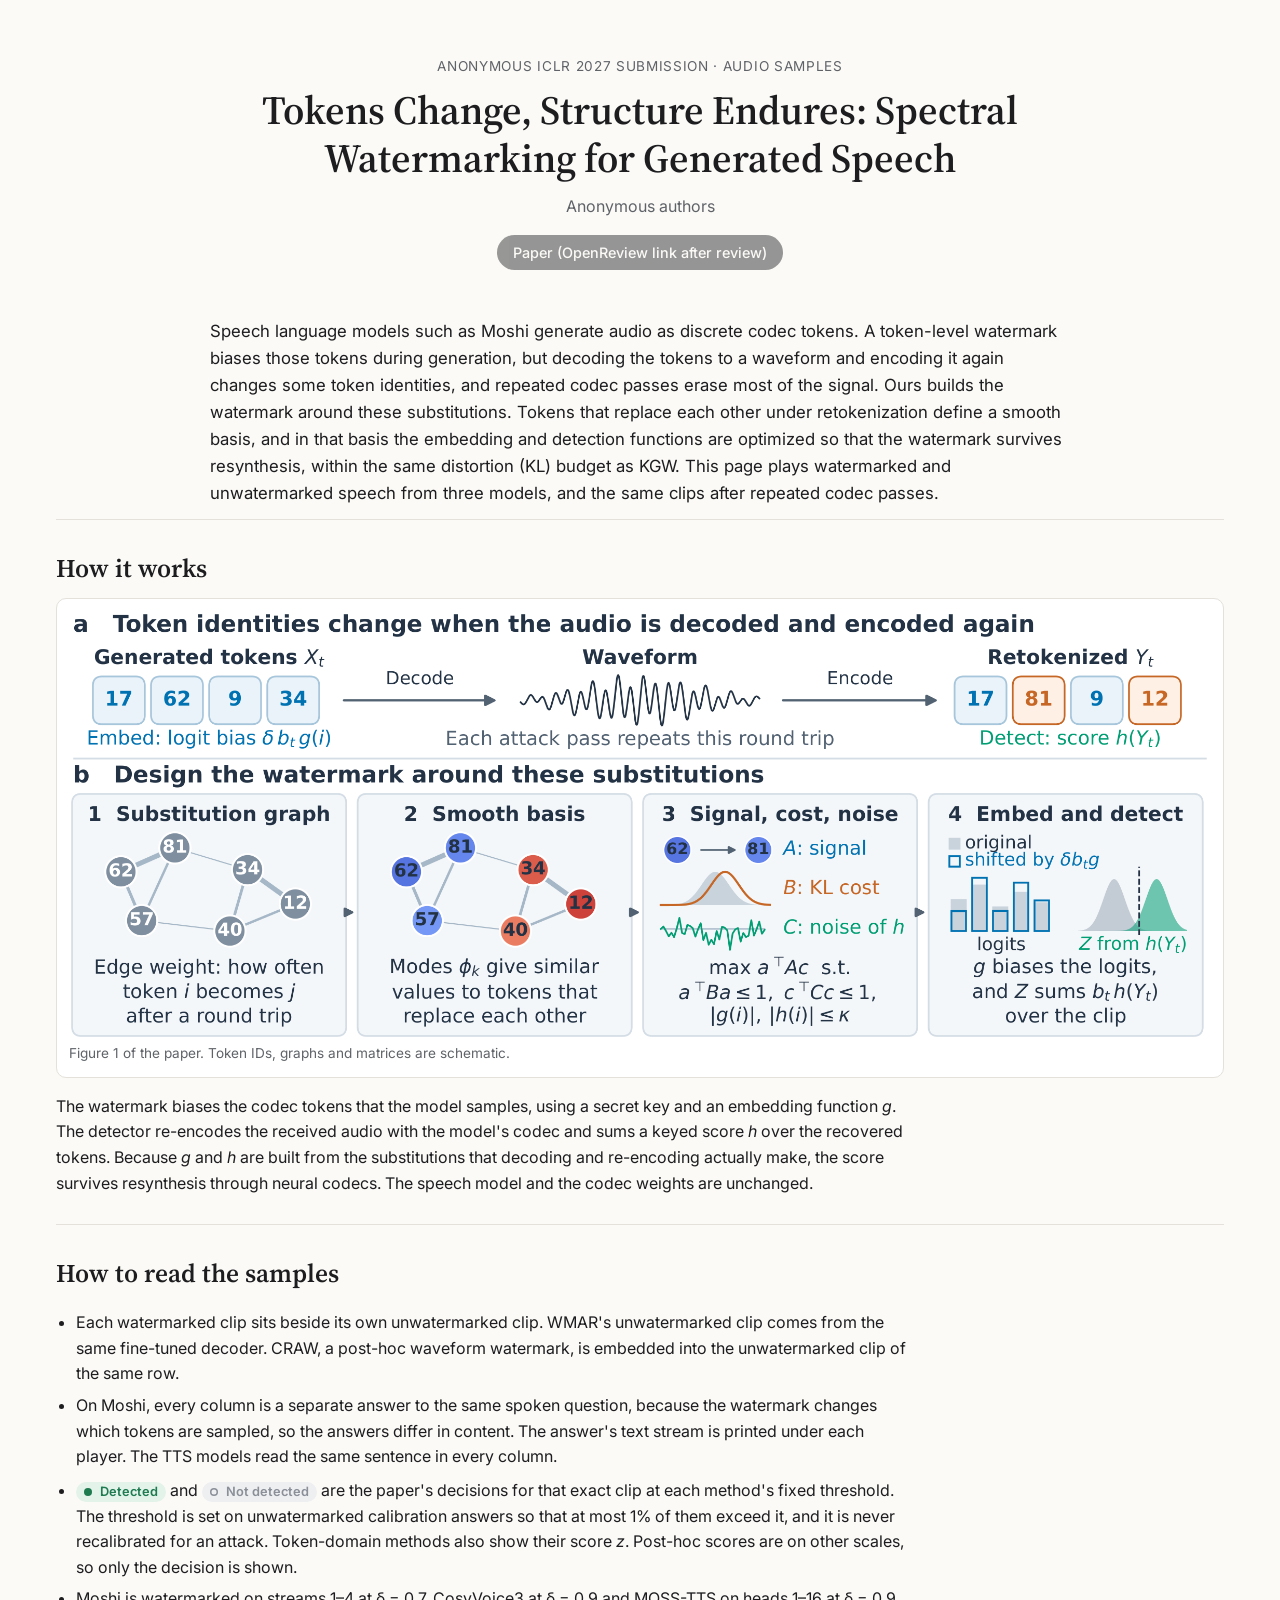
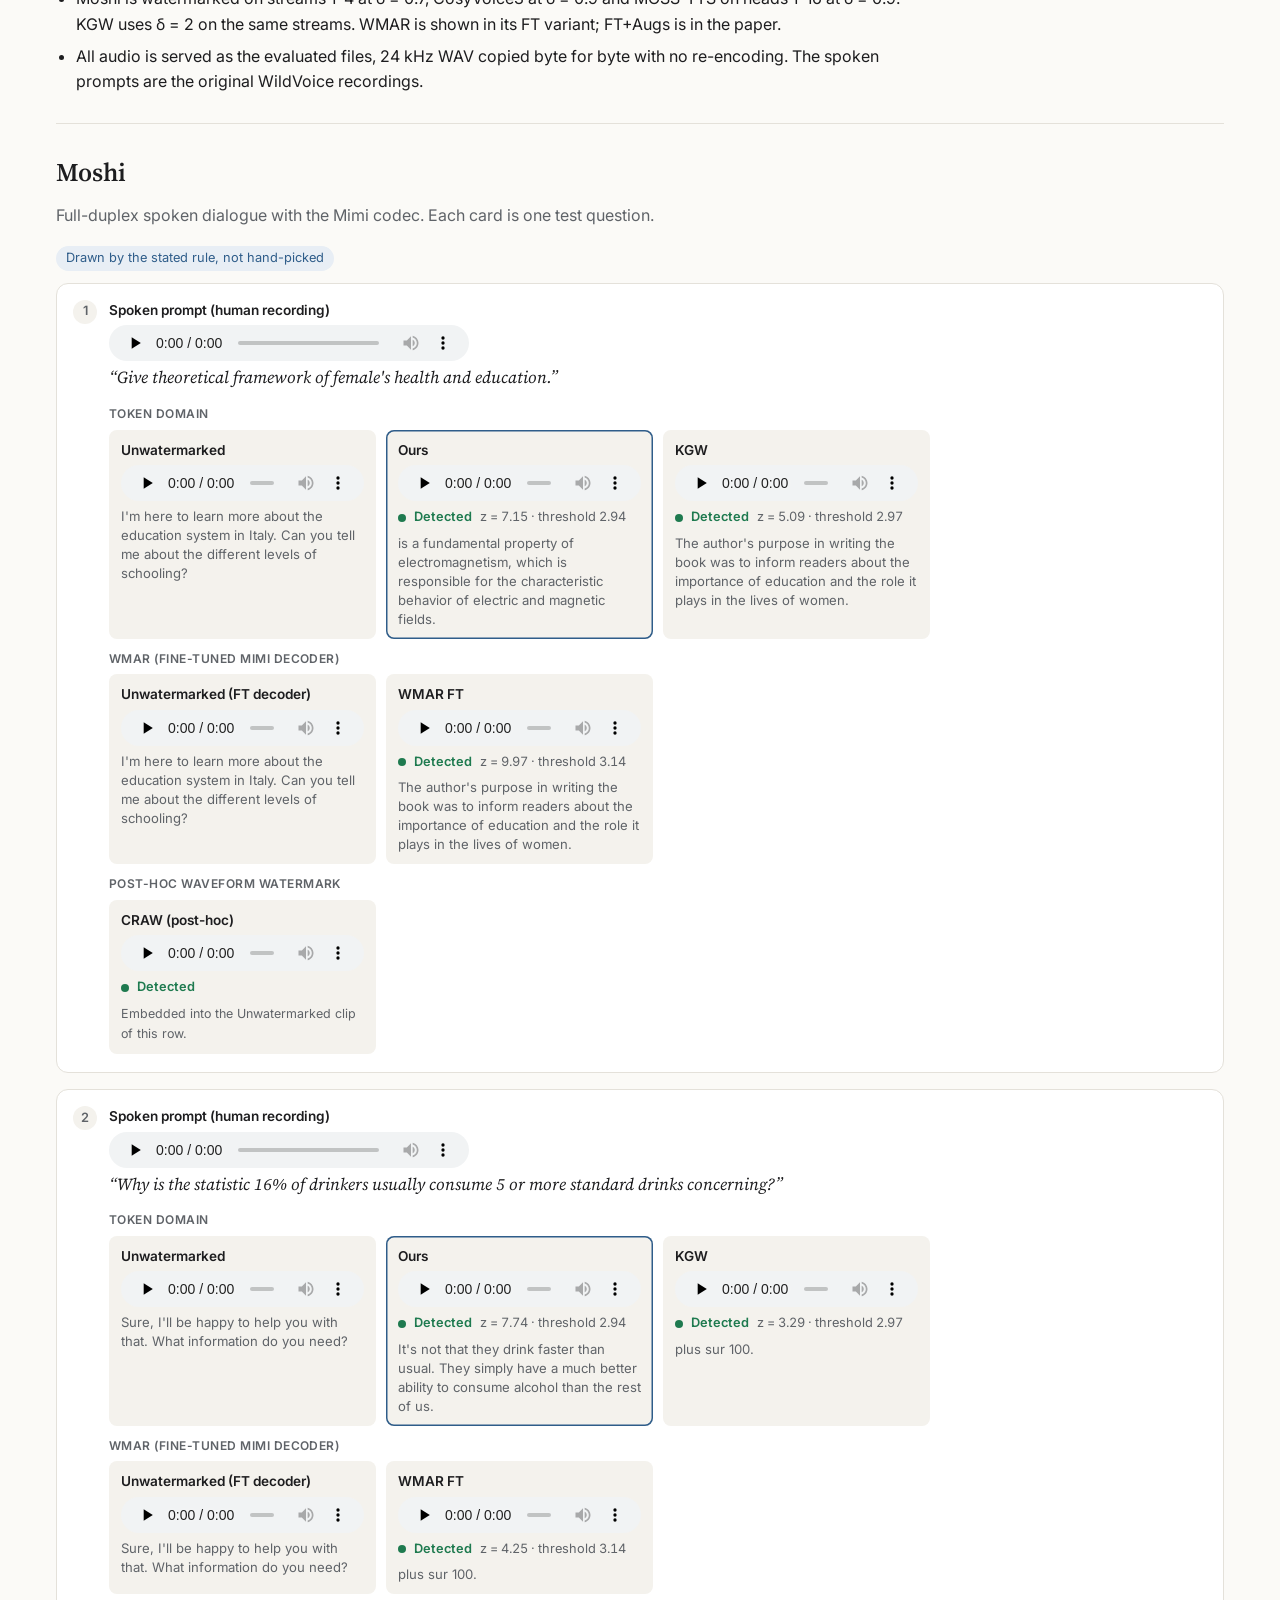
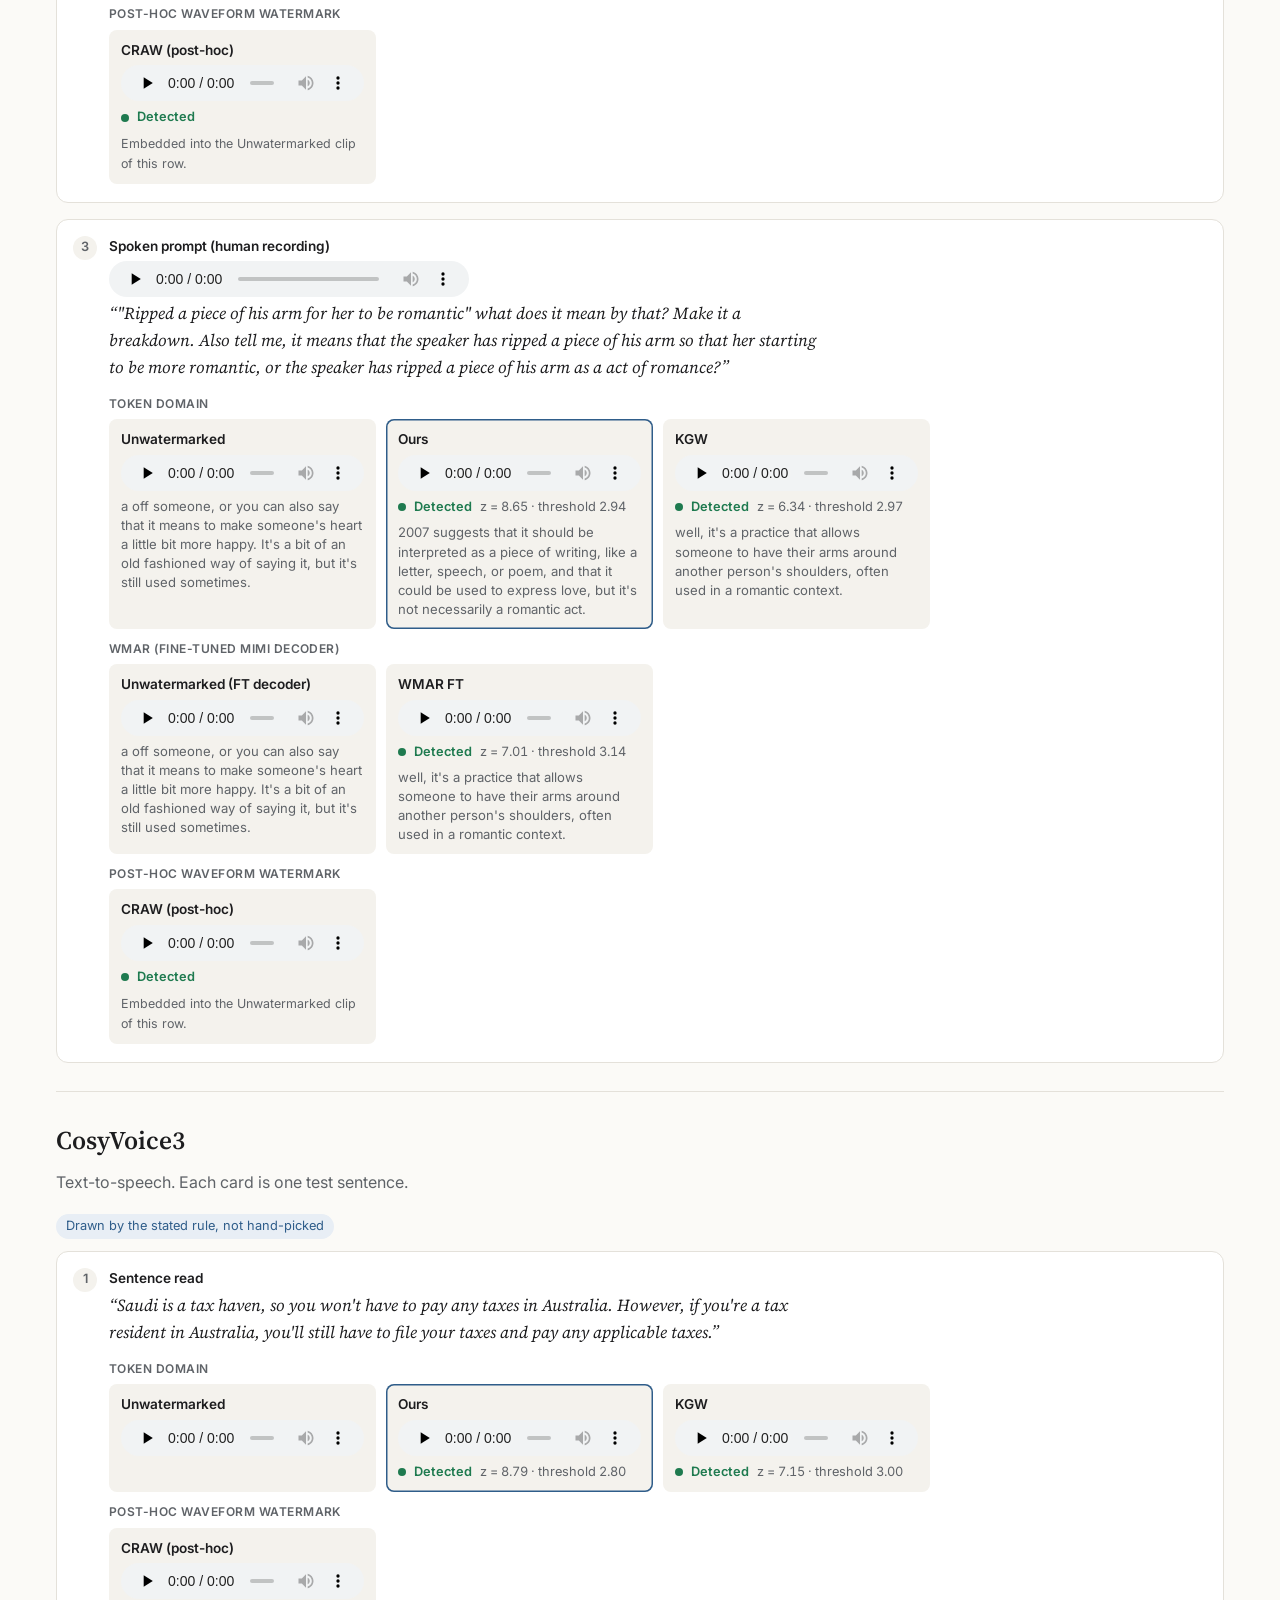
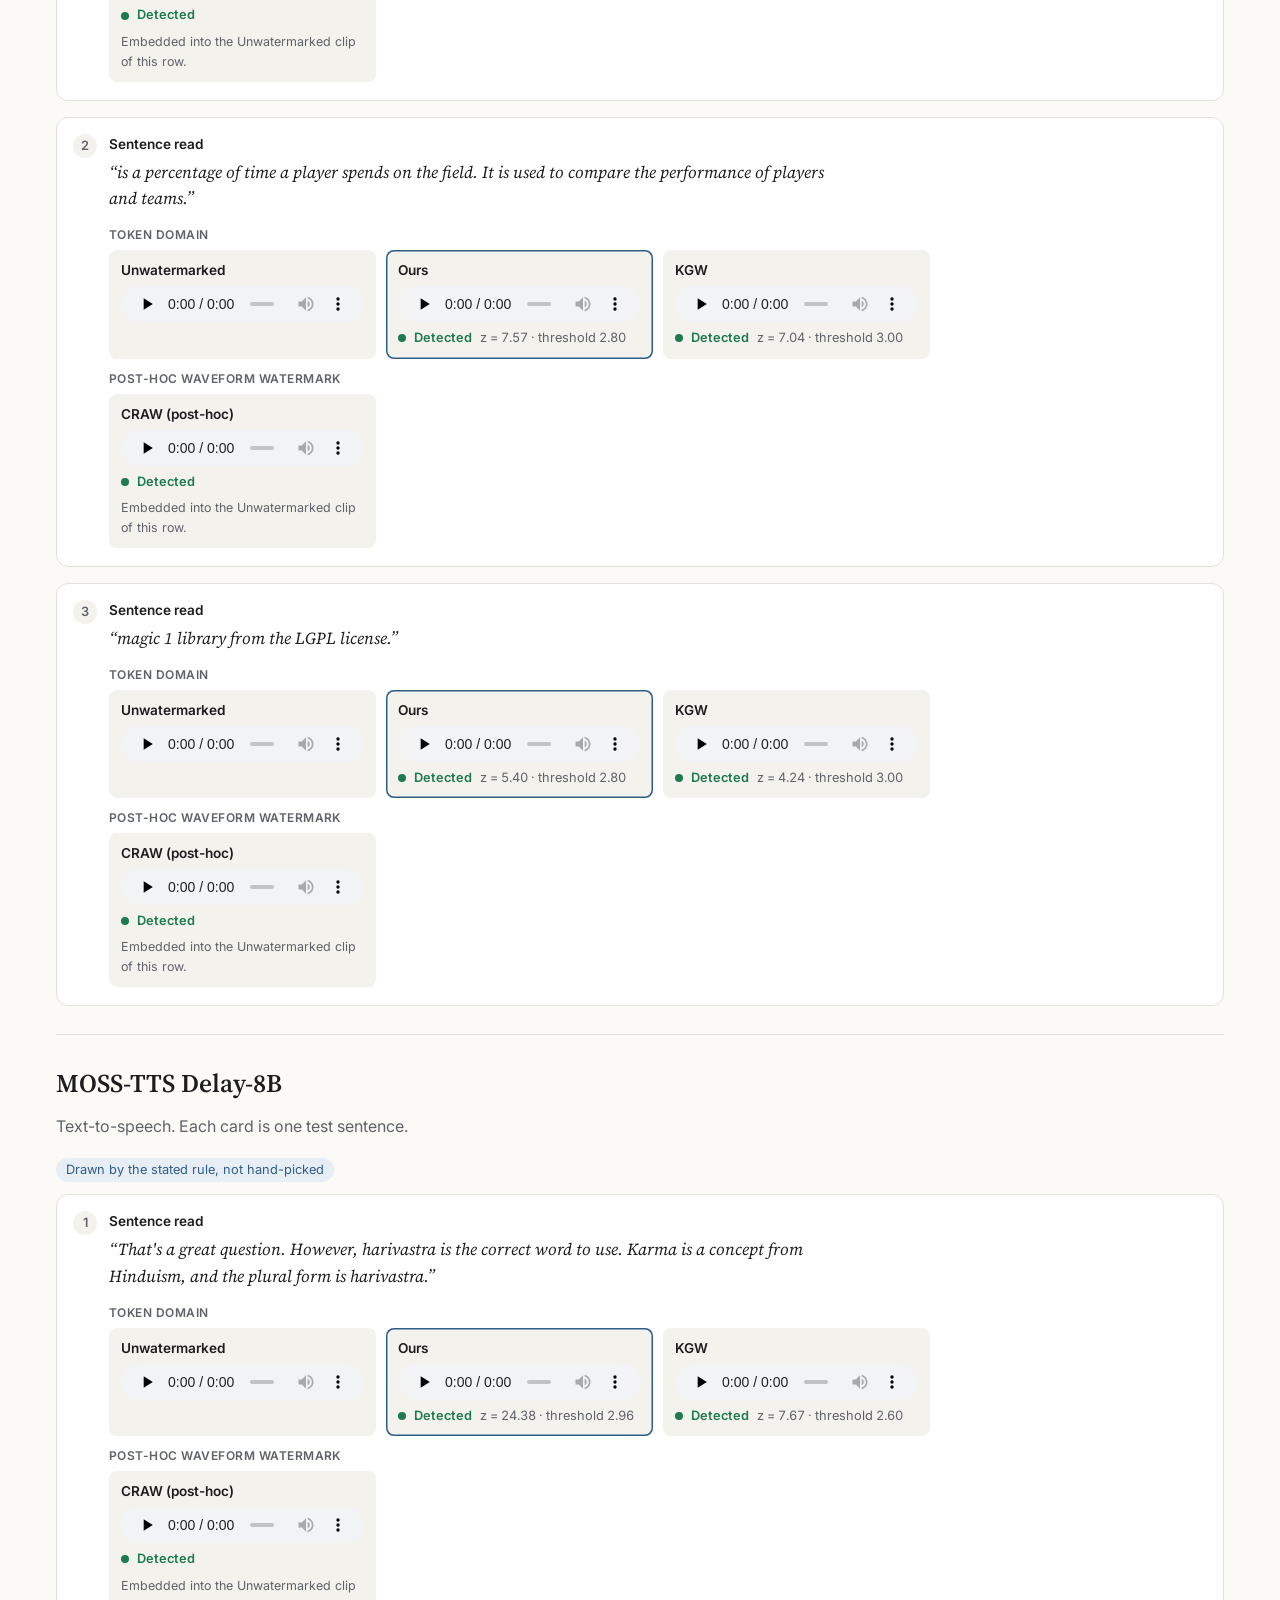
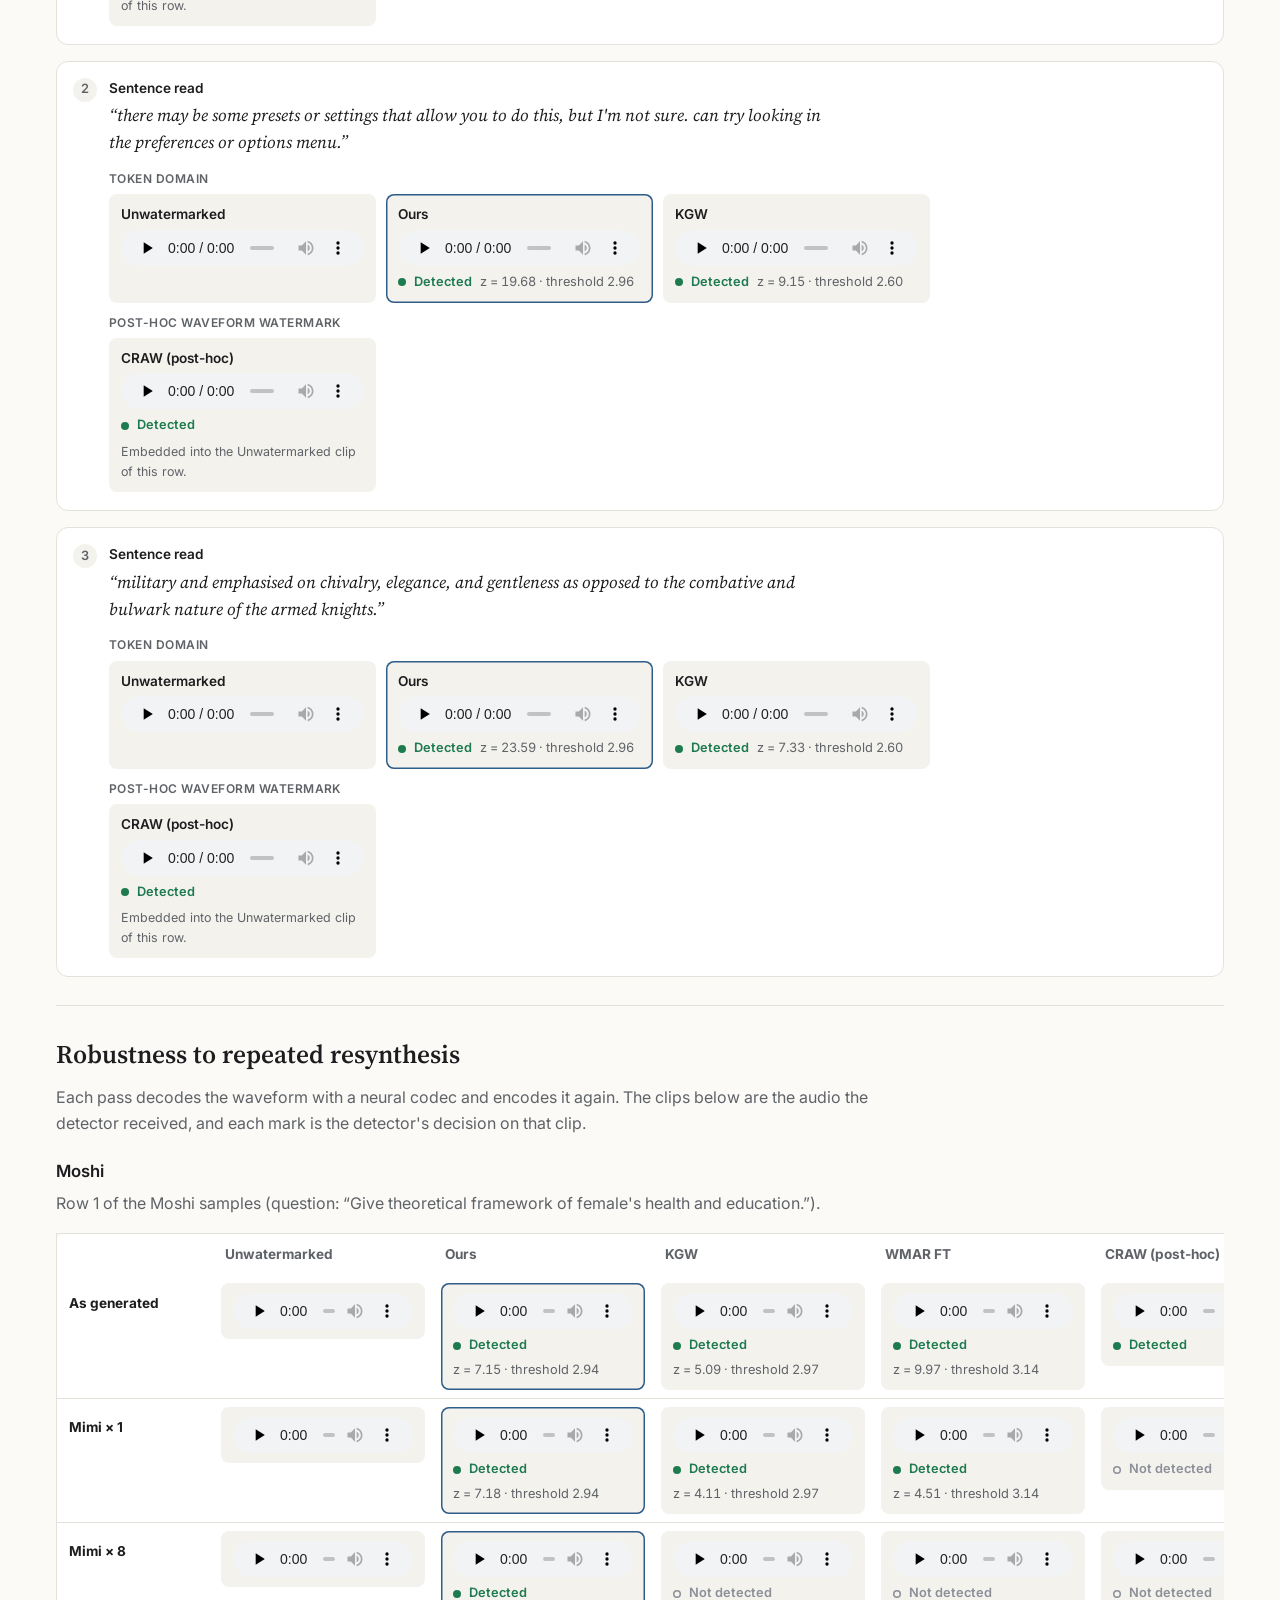
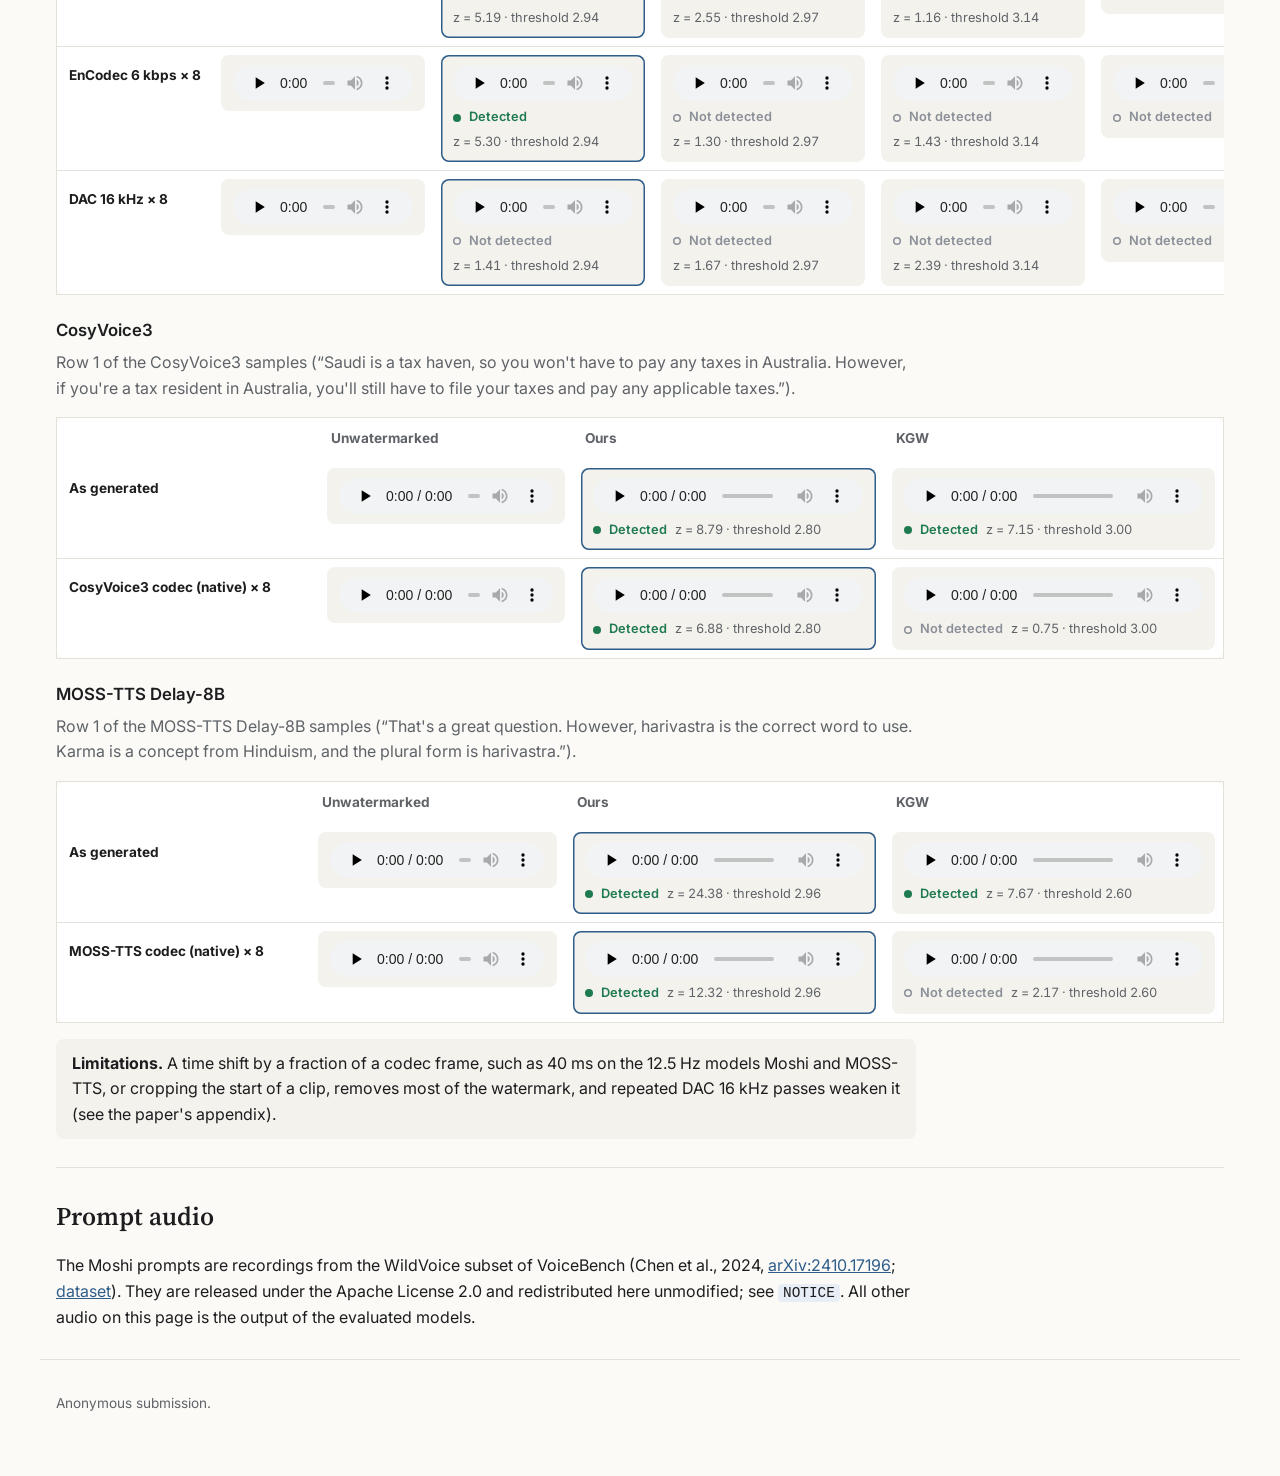
<file: index.html>
<!DOCTYPE html>
<html lang="en">
<head>
<meta charset="utf-8">
<meta name="viewport" content="width=device-width, initial-scale=1">
<title>Ours Audio Samples</title>
<meta name="description" content="Audio samples for an anonymous ICLR 2027 submission on token-level watermarking for generated speech.">
<link rel="preconnect" href="https://fonts.googleapis.com">
<link href="https://fonts.googleapis.com/css2?family=Source+Serif+4:opsz,wght@8..60,400;8..60,600&family=Inter:wght@400;500;600&display=swap" rel="stylesheet">
<link rel="stylesheet" href="style.css">
</head>
<body>
<header class="hero">
  <p class="venue">Anonymous ICLR 2027 submission · audio samples</p>
  <h1>Tokens Change, Structure Endures: Spectral Watermarking for Generated Speech</h1>
  <p class="authors">Anonymous authors</p>
  <nav class="links"><span class="btn disabled">Paper (OpenReview link after review)</span></nav>
</header>

<main>
<section id="summary">
  <p class="summary">Speech language models such as Moshi generate audio as discrete codec tokens. A token-level watermark
  biases those tokens during generation, but decoding the tokens to a waveform and encoding it again changes some token
  identities, and repeated codec passes erase most of the signal. Ours builds the watermark around these
  substitutions. Tokens that replace each other under retokenization define a smooth basis, and in that basis the embedding
  and detection functions are optimized so that the watermark survives resynthesis, within the same distortion (KL) budget as KGW.
  This page plays watermarked and unwatermarked speech from three models, and the same clips after repeated codec passes.</p>
</section>

<section id="how">
  <h2>How it works</h2>
  <figure class="fig">
    <img src="assets/overview.png" alt="Figure 1 of the paper. (a) Decoding generated tokens and encoding the audio again changes some of them. (b) Substitutions define a graph; its smoothest modes form a basis; signal, cost and noise are measured in it; the solved functions g and h embed and detect the watermark." width="2200" height="820">
    <figcaption>Figure 1 of the paper. Token IDs, graphs and matrices are schematic.</figcaption>
  </figure>
  <p>The watermark biases the codec tokens that the model samples, using a secret key and an embedding function <i>g</i>. The
  detector re-encodes the received audio with the model's codec and sums a keyed score <i>h</i> over the recovered tokens.
  Because <i>g</i> and <i>h</i> are built from the substitutions that decoding and re-encoding actually make, the score
  survives resynthesis through neural codecs. The speech model and the codec weights are unchanged.</p>
</section>

<section id="listen">
  <h2>How to read the samples</h2>
  <ul class="notes">
    <li>Each watermarked clip sits beside its own unwatermarked clip. WMAR's unwatermarked clip comes from the same
      fine-tuned decoder. CRAW, a post-hoc waveform watermark, is embedded into the unwatermarked clip of the same row.</li>
    <li>On Moshi, every column is a separate answer to the same spoken question, because the watermark changes which tokens
      are sampled, so the answers differ in content. The answer's text stream is printed under each player. The TTS models
      read the same sentence in every column.</li>
    <li><span class="mark yes inline"><span class="dot"></span>Detected</span> and
      <span class="mark no inline"><span class="dot"></span>Not detected</span> are the paper's decisions for that exact
      clip at each method's fixed threshold. The threshold is set on unwatermarked calibration answers so that at most 1% of
      them exceed it, and it is never recalibrated for an attack. Token-domain methods also show their score <i>z</i>.
      Post-hoc scores are on other scales, so only the decision is shown.</li>
    <li>Moshi is watermarked on streams 1–4 at δ = 0.7, CosyVoice3 at δ = 0.9 and MOSS-TTS on heads 1–16 at δ = 0.9. KGW
      uses δ = 2 on the same streams. WMAR is shown in its FT variant; FT+Augs is in the paper.</li>
    <li>All audio is served as the evaluated files, 24 kHz WAV copied byte for byte with no re-encoding. The spoken prompts
      are the original WildVoice recordings.</li>
  </ul>
</section>

<section id="moshi">
  <h2>Moshi</h2>
  <p class="lede">Full-duplex spoken dialogue with the Mimi codec. Each card is one test question.</p>
  <span class="pick">Drawn by the stated rule, not hand-picked</span><article class="card"><div class="rowno">1</div><div class="prompt"><div class="lab">Spoken prompt (human recording)</div><audio controls preload="none" src="audio/prompts/wildvoice_0955.wav"></audio><p class="q">“Give theoretical framework of female&#x27;s health and education.”</p></div><div class="group"><div class="gname">Token domain</div><div class="tiles"><div class="tile null"><div class="lab">Unwatermarked</div><audio controls preload="none" src="audio/moshi/wildvoice_0955/clean/null.wav"></audio><p class="said">I&#x27;m here to learn more about the education system in Italy. Can you tell me about the different levels of schooling?</p></div><div class="tile ours"><div class="lab">Ours</div><audio controls preload="none" src="audio/moshi/wildvoice_0955/clean/ours.wav"></audio><div class="mark yes"><span class="dot"></span>Detected<span class="z">z = 7.15 · threshold 2.94</span></div><p class="said">is a fundamental property of electromagnetism, which is responsible for the characteristic behavior of electric and magnetic fields.</p></div><div class="tile kgw"><div class="lab">KGW</div><audio controls preload="none" src="audio/moshi/wildvoice_0955/clean/kgw.wav"></audio><div class="mark yes"><span class="dot"></span>Detected<span class="z">z = 5.09 · threshold 2.97</span></div><p class="said">The author&#x27;s purpose in writing the book was to inform readers about the importance of education and the role it plays in the lives of women.</p></div></div></div><div class="group"><div class="gname">WMAR (fine-tuned Mimi decoder)</div><div class="tiles"><div class="tile null_wmar"><div class="lab">Unwatermarked (FT decoder)</div><audio controls preload="none" src="audio/moshi/wildvoice_0955/clean/null_wmar.wav"></audio><p class="said">I&#x27;m here to learn more about the education system in Italy. Can you tell me about the different levels of schooling?</p></div><div class="tile wmar"><div class="lab">WMAR FT</div><audio controls preload="none" src="audio/moshi/wildvoice_0955/clean/wmar.wav"></audio><div class="mark yes"><span class="dot"></span>Detected<span class="z">z = 9.97 · threshold 3.14</span></div><p class="said">The author&#x27;s purpose in writing the book was to inform readers about the importance of education and the role it plays in the lives of women.</p></div></div></div><div class="group"><div class="gname">Post-hoc waveform watermark</div><div class="tiles"><div class="tile craw"><div class="lab">CRAW (post-hoc)</div><audio controls preload="none" src="audio/moshi/wildvoice_0955/clean/craw.wav"></audio><div class="mark yes"><span class="dot"></span>Detected</div><p class="note">Embedded into the Unwatermarked clip of this row.</p></div></div></div></article><article class="card"><div class="rowno">2</div><div class="prompt"><div class="lab">Spoken prompt (human recording)</div><audio controls preload="none" src="audio/prompts/wildvoice_0866.wav"></audio><p class="q">“Why is the statistic 16% of drinkers usually consume 5 or more standard drinks concerning?”</p></div><div class="group"><div class="gname">Token domain</div><div class="tiles"><div class="tile null"><div class="lab">Unwatermarked</div><audio controls preload="none" src="audio/moshi/wildvoice_0866/clean/null.wav"></audio><p class="said">Sure, I&#x27;ll be happy to help you with that. What information do you need?</p></div><div class="tile ours"><div class="lab">Ours</div><audio controls preload="none" src="audio/moshi/wildvoice_0866/clean/ours.wav"></audio><div class="mark yes"><span class="dot"></span>Detected<span class="z">z = 7.74 · threshold 2.94</span></div><p class="said">It&#x27;s not that they drink faster than usual. They simply have a much better ability to consume alcohol than the rest of us.</p></div><div class="tile kgw"><div class="lab">KGW</div><audio controls preload="none" src="audio/moshi/wildvoice_0866/clean/kgw.wav"></audio><div class="mark yes"><span class="dot"></span>Detected<span class="z">z = 3.29 · threshold 2.97</span></div><p class="said">plus sur 100.</p></div></div></div><div class="group"><div class="gname">WMAR (fine-tuned Mimi decoder)</div><div class="tiles"><div class="tile null_wmar"><div class="lab">Unwatermarked (FT decoder)</div><audio controls preload="none" src="audio/moshi/wildvoice_0866/clean/null_wmar.wav"></audio><p class="said">Sure, I&#x27;ll be happy to help you with that. What information do you need?</p></div><div class="tile wmar"><div class="lab">WMAR FT</div><audio controls preload="none" src="audio/moshi/wildvoice_0866/clean/wmar.wav"></audio><div class="mark yes"><span class="dot"></span>Detected<span class="z">z = 4.25 · threshold 3.14</span></div><p class="said">plus sur 100.</p></div></div></div><div class="group"><div class="gname">Post-hoc waveform watermark</div><div class="tiles"><div class="tile craw"><div class="lab">CRAW (post-hoc)</div><audio controls preload="none" src="audio/moshi/wildvoice_0866/clean/craw.wav"></audio><div class="mark yes"><span class="dot"></span>Detected</div><p class="note">Embedded into the Unwatermarked clip of this row.</p></div></div></div></article><article class="card"><div class="rowno">3</div><div class="prompt"><div class="lab">Spoken prompt (human recording)</div><audio controls preload="none" src="audio/prompts/wildvoice_0988.wav"></audio><p class="q">“&quot;Ripped a piece of his arm for her to be romantic&quot; what does it mean by that? Make it a breakdown. Also tell me, it means that the speaker has ripped a piece of his arm so that her starting to be more romantic, or the speaker has ripped a piece of his arm as a act of romance?”</p></div><div class="group"><div class="gname">Token domain</div><div class="tiles"><div class="tile null"><div class="lab">Unwatermarked</div><audio controls preload="none" src="audio/moshi/wildvoice_0988/clean/null.wav"></audio><p class="said">a off someone, or you can also say that it means to make someone&#x27;s heart a little bit more happy. It&#x27;s a bit of an old fashioned way of saying it, but it&#x27;s still used sometimes.</p></div><div class="tile ours"><div class="lab">Ours</div><audio controls preload="none" src="audio/moshi/wildvoice_0988/clean/ours.wav"></audio><div class="mark yes"><span class="dot"></span>Detected<span class="z">z = 8.65 · threshold 2.94</span></div><p class="said">2007 suggests that it should be interpreted as a piece of writing, like a letter, speech, or poem, and that it could be used to express love, but it&#x27;s not necessarily a romantic act.</p></div><div class="tile kgw"><div class="lab">KGW</div><audio controls preload="none" src="audio/moshi/wildvoice_0988/clean/kgw.wav"></audio><div class="mark yes"><span class="dot"></span>Detected<span class="z">z = 6.34 · threshold 2.97</span></div><p class="said">well, it&#x27;s a practice that allows someone to have their arms around another person&#x27;s shoulders, often used in a romantic context.</p></div></div></div><div class="group"><div class="gname">WMAR (fine-tuned Mimi decoder)</div><div class="tiles"><div class="tile null_wmar"><div class="lab">Unwatermarked (FT decoder)</div><audio controls preload="none" src="audio/moshi/wildvoice_0988/clean/null_wmar.wav"></audio><p class="said">a off someone, or you can also say that it means to make someone&#x27;s heart a little bit more happy. It&#x27;s a bit of an old fashioned way of saying it, but it&#x27;s still used sometimes.</p></div><div class="tile wmar"><div class="lab">WMAR FT</div><audio controls preload="none" src="audio/moshi/wildvoice_0988/clean/wmar.wav"></audio><div class="mark yes"><span class="dot"></span>Detected<span class="z">z = 7.01 · threshold 3.14</span></div><p class="said">well, it&#x27;s a practice that allows someone to have their arms around another person&#x27;s shoulders, often used in a romantic context.</p></div></div></div><div class="group"><div class="gname">Post-hoc waveform watermark</div><div class="tiles"><div class="tile craw"><div class="lab">CRAW (post-hoc)</div><audio controls preload="none" src="audio/moshi/wildvoice_0988/clean/craw.wav"></audio><div class="mark yes"><span class="dot"></span>Detected</div><p class="note">Embedded into the Unwatermarked clip of this row.</p></div></div></div></article>
</section>

<section id="cosy">
  <h2>CosyVoice3</h2>
  <p class="lede">Text-to-speech. Each card is one test sentence.</p>
  <span class="pick">Drawn by the stated rule, not hand-picked</span><article class="card"><div class="rowno">1</div><div class="prompt"><div class="lab">Sentence read</div><p class="q">“Saudi is a tax haven, so you won&#x27;t have to pay any taxes in Australia. However, if you&#x27;re a tax resident in Australia, you&#x27;ll still have to file your taxes and pay any applicable taxes.”</p></div><div class="group"><div class="gname">Token domain</div><div class="tiles"><div class="tile null"><div class="lab">Unwatermarked</div><audio controls preload="none" src="audio/cosyvoice3/text_eval_00909/clean/null.wav"></audio></div><div class="tile ours"><div class="lab">Ours</div><audio controls preload="none" src="audio/cosyvoice3/text_eval_00909/clean/ours.wav"></audio><div class="mark yes"><span class="dot"></span>Detected<span class="z">z = 8.79 · threshold 2.80</span></div></div><div class="tile kgw"><div class="lab">KGW</div><audio controls preload="none" src="audio/cosyvoice3/text_eval_00909/clean/kgw.wav"></audio><div class="mark yes"><span class="dot"></span>Detected<span class="z">z = 7.15 · threshold 3.00</span></div></div></div></div><div class="group"><div class="gname">Post-hoc waveform watermark</div><div class="tiles"><div class="tile craw"><div class="lab">CRAW (post-hoc)</div><audio controls preload="none" src="audio/cosyvoice3/text_eval_00909/clean/craw.wav"></audio><div class="mark yes"><span class="dot"></span>Detected</div><p class="note">Embedded into the Unwatermarked clip of this row.</p></div></div></div></article><article class="card"><div class="rowno">2</div><div class="prompt"><div class="lab">Sentence read</div><p class="q">“is a percentage of time a player spends on the field. It is used to compare the performance of players and teams.”</p></div><div class="group"><div class="gname">Token domain</div><div class="tiles"><div class="tile null"><div class="lab">Unwatermarked</div><audio controls preload="none" src="audio/cosyvoice3/text_eval_00122/clean/null.wav"></audio></div><div class="tile ours"><div class="lab">Ours</div><audio controls preload="none" src="audio/cosyvoice3/text_eval_00122/clean/ours.wav"></audio><div class="mark yes"><span class="dot"></span>Detected<span class="z">z = 7.57 · threshold 2.80</span></div></div><div class="tile kgw"><div class="lab">KGW</div><audio controls preload="none" src="audio/cosyvoice3/text_eval_00122/clean/kgw.wav"></audio><div class="mark yes"><span class="dot"></span>Detected<span class="z">z = 7.04 · threshold 3.00</span></div></div></div></div><div class="group"><div class="gname">Post-hoc waveform watermark</div><div class="tiles"><div class="tile craw"><div class="lab">CRAW (post-hoc)</div><audio controls preload="none" src="audio/cosyvoice3/text_eval_00122/clean/craw.wav"></audio><div class="mark yes"><span class="dot"></span>Detected</div><p class="note">Embedded into the Unwatermarked clip of this row.</p></div></div></div></article><article class="card"><div class="rowno">3</div><div class="prompt"><div class="lab">Sentence read</div><p class="q">“magic 1 library from the LGPL license.”</p></div><div class="group"><div class="gname">Token domain</div><div class="tiles"><div class="tile null"><div class="lab">Unwatermarked</div><audio controls preload="none" src="audio/cosyvoice3/text_eval_00899/clean/null.wav"></audio></div><div class="tile ours"><div class="lab">Ours</div><audio controls preload="none" src="audio/cosyvoice3/text_eval_00899/clean/ours.wav"></audio><div class="mark yes"><span class="dot"></span>Detected<span class="z">z = 5.40 · threshold 2.80</span></div></div><div class="tile kgw"><div class="lab">KGW</div><audio controls preload="none" src="audio/cosyvoice3/text_eval_00899/clean/kgw.wav"></audio><div class="mark yes"><span class="dot"></span>Detected<span class="z">z = 4.24 · threshold 3.00</span></div></div></div></div><div class="group"><div class="gname">Post-hoc waveform watermark</div><div class="tiles"><div class="tile craw"><div class="lab">CRAW (post-hoc)</div><audio controls preload="none" src="audio/cosyvoice3/text_eval_00899/clean/craw.wav"></audio><div class="mark yes"><span class="dot"></span>Detected</div><p class="note">Embedded into the Unwatermarked clip of this row.</p></div></div></div></article>
</section>

<section id="moss">
  <h2>MOSS-TTS Delay-8B</h2>
  <p class="lede">Text-to-speech. Each card is one test sentence.</p>
  <span class="pick">Drawn by the stated rule, not hand-picked</span><article class="card"><div class="rowno">1</div><div class="prompt"><div class="lab">Sentence read</div><p class="q">“That&#x27;s a great question. However, harivastra is the correct word to use. Karma is a concept from Hinduism, and the plural form is harivastra.”</p></div><div class="group"><div class="gname">Token domain</div><div class="tiles"><div class="tile null"><div class="lab">Unwatermarked</div><audio controls preload="none" src="audio/moss/text_eval_00434/clean/null.wav"></audio></div><div class="tile ours"><div class="lab">Ours</div><audio controls preload="none" src="audio/moss/text_eval_00434/clean/ours.wav"></audio><div class="mark yes"><span class="dot"></span>Detected<span class="z">z = 24.38 · threshold 2.96</span></div></div><div class="tile kgw"><div class="lab">KGW</div><audio controls preload="none" src="audio/moss/text_eval_00434/clean/kgw.wav"></audio><div class="mark yes"><span class="dot"></span>Detected<span class="z">z = 7.67 · threshold 2.60</span></div></div></div></div><div class="group"><div class="gname">Post-hoc waveform watermark</div><div class="tiles"><div class="tile craw"><div class="lab">CRAW (post-hoc)</div><audio controls preload="none" src="audio/moss/text_eval_00434/clean/craw.wav"></audio><div class="mark yes"><span class="dot"></span>Detected</div><p class="note">Embedded into the Unwatermarked clip of this row.</p></div></div></div></article><article class="card"><div class="rowno">2</div><div class="prompt"><div class="lab">Sentence read</div><p class="q">“there may be some presets or settings that allow you to do this, but I&#x27;m not sure. can try looking in the preferences or options menu.”</p></div><div class="group"><div class="gname">Token domain</div><div class="tiles"><div class="tile null"><div class="lab">Unwatermarked</div><audio controls preload="none" src="audio/moss/text_eval_00466/clean/null.wav"></audio></div><div class="tile ours"><div class="lab">Ours</div><audio controls preload="none" src="audio/moss/text_eval_00466/clean/ours.wav"></audio><div class="mark yes"><span class="dot"></span>Detected<span class="z">z = 19.68 · threshold 2.96</span></div></div><div class="tile kgw"><div class="lab">KGW</div><audio controls preload="none" src="audio/moss/text_eval_00466/clean/kgw.wav"></audio><div class="mark yes"><span class="dot"></span>Detected<span class="z">z = 9.15 · threshold 2.60</span></div></div></div></div><div class="group"><div class="gname">Post-hoc waveform watermark</div><div class="tiles"><div class="tile craw"><div class="lab">CRAW (post-hoc)</div><audio controls preload="none" src="audio/moss/text_eval_00466/clean/craw.wav"></audio><div class="mark yes"><span class="dot"></span>Detected</div><p class="note">Embedded into the Unwatermarked clip of this row.</p></div></div></div></article><article class="card"><div class="rowno">3</div><div class="prompt"><div class="lab">Sentence read</div><p class="q">“military and emphasised on chivalry, elegance, and gentleness as opposed to the combative and bulwark nature of the armed knights.”</p></div><div class="group"><div class="gname">Token domain</div><div class="tiles"><div class="tile null"><div class="lab">Unwatermarked</div><audio controls preload="none" src="audio/moss/text_eval_00392/clean/null.wav"></audio></div><div class="tile ours"><div class="lab">Ours</div><audio controls preload="none" src="audio/moss/text_eval_00392/clean/ours.wav"></audio><div class="mark yes"><span class="dot"></span>Detected<span class="z">z = 23.59 · threshold 2.96</span></div></div><div class="tile kgw"><div class="lab">KGW</div><audio controls preload="none" src="audio/moss/text_eval_00392/clean/kgw.wav"></audio><div class="mark yes"><span class="dot"></span>Detected<span class="z">z = 7.33 · threshold 2.60</span></div></div></div></div><div class="group"><div class="gname">Post-hoc waveform watermark</div><div class="tiles"><div class="tile craw"><div class="lab">CRAW (post-hoc)</div><audio controls preload="none" src="audio/moss/text_eval_00392/clean/craw.wav"></audio><div class="mark yes"><span class="dot"></span>Detected</div><p class="note">Embedded into the Unwatermarked clip of this row.</p></div></div></div></article>
</section>

<section id="robust">
  <h2>Robustness to repeated resynthesis</h2>
  <p class="lede">Each pass decodes the waveform with a neural codec and encodes it again. The clips below are the audio the
  detector received, and each mark is the detector's decision on that clip.</p>
  <h3>Moshi</h3>
  <p class="lede">Row 1 of the Moshi samples (question: “Give theoretical framework of female&#x27;s health and education.”).</p><div class="scroll"><table class="robust"><thead><tr><th></th><th>Unwatermarked</th><th>Ours</th><th>KGW</th><th>WMAR FT</th><th>CRAW (post-hoc)</th></tr></thead><tbody><tr><th class='cond'>As generated</th><td><div class="tile null"><div class="lab">Unwatermarked</div><audio controls preload="none" src="audio/robust_moshi/wildvoice_0955/clean/null.wav"></audio></div></td><td><div class="tile ours"><div class="lab">Ours</div><audio controls preload="none" src="audio/robust_moshi/wildvoice_0955/clean/ours.wav"></audio><div class="mark yes"><span class="dot"></span>Detected<span class="z">z = 7.15 · threshold 2.94</span></div></div></td><td><div class="tile kgw"><div class="lab">KGW</div><audio controls preload="none" src="audio/robust_moshi/wildvoice_0955/clean/kgw.wav"></audio><div class="mark yes"><span class="dot"></span>Detected<span class="z">z = 5.09 · threshold 2.97</span></div></div></td><td><div class="tile wmar"><div class="lab">WMAR FT</div><audio controls preload="none" src="audio/robust_moshi/wildvoice_0955/clean/wmar.wav"></audio><div class="mark yes"><span class="dot"></span>Detected<span class="z">z = 9.97 · threshold 3.14</span></div></div></td><td><div class="tile craw"><div class="lab">CRAW (post-hoc)</div><audio controls preload="none" src="audio/robust_moshi/wildvoice_0955/clean/craw.wav"></audio><div class="mark yes"><span class="dot"></span>Detected</div></div></td></tr><tr><th class='cond'>Mimi × 1</th><td><div class="tile null"><div class="lab">Unwatermarked</div><audio controls preload="none" src="audio/robust_moshi/wildvoice_0955/mimi_x1/null.wav"></audio></div></td><td><div class="tile ours"><div class="lab">Ours</div><audio controls preload="none" src="audio/robust_moshi/wildvoice_0955/mimi_x1/ours.wav"></audio><div class="mark yes"><span class="dot"></span>Detected<span class="z">z = 7.18 · threshold 2.94</span></div></div></td><td><div class="tile kgw"><div class="lab">KGW</div><audio controls preload="none" src="audio/robust_moshi/wildvoice_0955/mimi_x1/kgw.wav"></audio><div class="mark yes"><span class="dot"></span>Detected<span class="z">z = 4.11 · threshold 2.97</span></div></div></td><td><div class="tile wmar"><div class="lab">WMAR FT</div><audio controls preload="none" src="audio/robust_moshi/wildvoice_0955/mimi_x1/wmar.wav"></audio><div class="mark yes"><span class="dot"></span>Detected<span class="z">z = 4.51 · threshold 3.14</span></div></div></td><td><div class="tile craw"><div class="lab">CRAW (post-hoc)</div><audio controls preload="none" src="audio/robust_moshi/wildvoice_0955/mimi_x1/craw.wav"></audio><div class="mark no"><span class="dot"></span>Not detected</div></div></td></tr><tr><th class='cond'>Mimi × 8</th><td><div class="tile null"><div class="lab">Unwatermarked</div><audio controls preload="none" src="audio/robust_moshi/wildvoice_0955/mimi_x8/null.wav"></audio></div></td><td><div class="tile ours"><div class="lab">Ours</div><audio controls preload="none" src="audio/robust_moshi/wildvoice_0955/mimi_x8/ours.wav"></audio><div class="mark yes"><span class="dot"></span>Detected<span class="z">z = 5.19 · threshold 2.94</span></div></div></td><td><div class="tile kgw"><div class="lab">KGW</div><audio controls preload="none" src="audio/robust_moshi/wildvoice_0955/mimi_x8/kgw.wav"></audio><div class="mark no"><span class="dot"></span>Not detected<span class="z">z = 2.55 · threshold 2.97</span></div></div></td><td><div class="tile wmar"><div class="lab">WMAR FT</div><audio controls preload="none" src="audio/robust_moshi/wildvoice_0955/mimi_x8/wmar.wav"></audio><div class="mark no"><span class="dot"></span>Not detected<span class="z">z = 1.16 · threshold 3.14</span></div></div></td><td><div class="tile craw"><div class="lab">CRAW (post-hoc)</div><audio controls preload="none" src="audio/robust_moshi/wildvoice_0955/mimi_x8/craw.wav"></audio><div class="mark no"><span class="dot"></span>Not detected</div></div></td></tr><tr><th class='cond'>EnCodec 6 kbps × 8</th><td><div class="tile null"><div class="lab">Unwatermarked</div><audio controls preload="none" src="audio/robust_moshi/wildvoice_0955/encodec6k_x8/null.wav"></audio></div></td><td><div class="tile ours"><div class="lab">Ours</div><audio controls preload="none" src="audio/robust_moshi/wildvoice_0955/encodec6k_x8/ours.wav"></audio><div class="mark yes"><span class="dot"></span>Detected<span class="z">z = 5.30 · threshold 2.94</span></div></div></td><td><div class="tile kgw"><div class="lab">KGW</div><audio controls preload="none" src="audio/robust_moshi/wildvoice_0955/encodec6k_x8/kgw.wav"></audio><div class="mark no"><span class="dot"></span>Not detected<span class="z">z = 1.30 · threshold 2.97</span></div></div></td><td><div class="tile wmar"><div class="lab">WMAR FT</div><audio controls preload="none" src="audio/robust_moshi/wildvoice_0955/encodec6k_x8/wmar.wav"></audio><div class="mark no"><span class="dot"></span>Not detected<span class="z">z = 1.43 · threshold 3.14</span></div></div></td><td><div class="tile craw"><div class="lab">CRAW (post-hoc)</div><audio controls preload="none" src="audio/robust_moshi/wildvoice_0955/encodec6k_x8/craw.wav"></audio><div class="mark no"><span class="dot"></span>Not detected</div></div></td></tr><tr><th class='cond'>DAC 16 kHz × 8</th><td><div class="tile null"><div class="lab">Unwatermarked</div><audio controls preload="none" src="audio/robust_moshi/wildvoice_0955/dac16_x8/null.wav"></audio></div></td><td><div class="tile ours"><div class="lab">Ours</div><audio controls preload="none" src="audio/robust_moshi/wildvoice_0955/dac16_x8/ours.wav"></audio><div class="mark no"><span class="dot"></span>Not detected<span class="z">z = 1.41 · threshold 2.94</span></div></div></td><td><div class="tile kgw"><div class="lab">KGW</div><audio controls preload="none" src="audio/robust_moshi/wildvoice_0955/dac16_x8/kgw.wav"></audio><div class="mark no"><span class="dot"></span>Not detected<span class="z">z = 1.67 · threshold 2.97</span></div></div></td><td><div class="tile wmar"><div class="lab">WMAR FT</div><audio controls preload="none" src="audio/robust_moshi/wildvoice_0955/dac16_x8/wmar.wav"></audio><div class="mark no"><span class="dot"></span>Not detected<span class="z">z = 2.39 · threshold 3.14</span></div></div></td><td><div class="tile craw"><div class="lab">CRAW (post-hoc)</div><audio controls preload="none" src="audio/robust_moshi/wildvoice_0955/dac16_x8/craw.wav"></audio><div class="mark no"><span class="dot"></span>Not detected</div></div></td></tr></tbody></table></div>
  <h3>CosyVoice3</h3>
  <p class="lede">Row 1 of the CosyVoice3 samples (“Saudi is a tax haven, so you won&#x27;t have to pay any taxes in Australia. However, if you&#x27;re a tax resident in Australia, you&#x27;ll still have to file your taxes and pay any applicable taxes.”).</p><div class="scroll"><table class="robust"><thead><tr><th></th><th>Unwatermarked</th><th>Ours</th><th>KGW</th></tr></thead><tbody><tr><th class='cond'>As generated</th><td><div class="tile null"><div class="lab">Unwatermarked</div><audio controls preload="none" src="audio/robust_cosyvoice3/text_eval_00909/clean/null.wav"></audio></div></td><td><div class="tile ours"><div class="lab">Ours</div><audio controls preload="none" src="audio/robust_cosyvoice3/text_eval_00909/clean/ours.wav"></audio><div class="mark yes"><span class="dot"></span>Detected<span class="z">z = 8.79 · threshold 2.80</span></div></div></td><td><div class="tile kgw"><div class="lab">KGW</div><audio controls preload="none" src="audio/robust_cosyvoice3/text_eval_00909/clean/kgw.wav"></audio><div class="mark yes"><span class="dot"></span>Detected<span class="z">z = 7.15 · threshold 3.00</span></div></div></td></tr><tr><th class='cond'>CosyVoice3 codec (native) × 8</th><td><div class="tile null"><div class="lab">Unwatermarked</div><audio controls preload="none" src="audio/robust_cosyvoice3/text_eval_00909/cosy_resyn_x8/null.wav"></audio></div></td><td><div class="tile ours"><div class="lab">Ours</div><audio controls preload="none" src="audio/robust_cosyvoice3/text_eval_00909/cosy_resyn_x8/ours.wav"></audio><div class="mark yes"><span class="dot"></span>Detected<span class="z">z = 6.88 · threshold 2.80</span></div></div></td><td><div class="tile kgw"><div class="lab">KGW</div><audio controls preload="none" src="audio/robust_cosyvoice3/text_eval_00909/cosy_resyn_x8/kgw.wav"></audio><div class="mark no"><span class="dot"></span>Not detected<span class="z">z = 0.75 · threshold 3.00</span></div></div></td></tr></tbody></table></div>
  <h3>MOSS-TTS Delay-8B</h3>
  <p class="lede">Row 1 of the MOSS-TTS Delay-8B samples (“That&#x27;s a great question. However, harivastra is the correct word to use. Karma is a concept from Hinduism, and the plural form is harivastra.”).</p><div class="scroll"><table class="robust"><thead><tr><th></th><th>Unwatermarked</th><th>Ours</th><th>KGW</th></tr></thead><tbody><tr><th class='cond'>As generated</th><td><div class="tile null"><div class="lab">Unwatermarked</div><audio controls preload="none" src="audio/robust_moss/text_eval_00434/clean/null.wav"></audio></div></td><td><div class="tile ours"><div class="lab">Ours</div><audio controls preload="none" src="audio/robust_moss/text_eval_00434/clean/ours.wav"></audio><div class="mark yes"><span class="dot"></span>Detected<span class="z">z = 24.38 · threshold 2.96</span></div></div></td><td><div class="tile kgw"><div class="lab">KGW</div><audio controls preload="none" src="audio/robust_moss/text_eval_00434/clean/kgw.wav"></audio><div class="mark yes"><span class="dot"></span>Detected<span class="z">z = 7.67 · threshold 2.60</span></div></div></td></tr><tr><th class='cond'>MOSS-TTS codec (native) × 8</th><td><div class="tile null"><div class="lab">Unwatermarked</div><audio controls preload="none" src="audio/robust_moss/text_eval_00434/moss_resyn_x8/null.wav"></audio></div></td><td><div class="tile ours"><div class="lab">Ours</div><audio controls preload="none" src="audio/robust_moss/text_eval_00434/moss_resyn_x8/ours.wav"></audio><div class="mark yes"><span class="dot"></span>Detected<span class="z">z = 12.32 · threshold 2.96</span></div></div></td><td><div class="tile kgw"><div class="lab">KGW</div><audio controls preload="none" src="audio/robust_moss/text_eval_00434/moss_resyn_x8/kgw.wav"></audio><div class="mark no"><span class="dot"></span>Not detected<span class="z">z = 2.17 · threshold 2.60</span></div></div></td></tr></tbody></table></div>
  <p class="limit"><b>Limitations.</b> A time shift by a fraction of a codec frame, such as 40 ms on the 12.5 Hz models
  Moshi and MOSS-TTS, or cropping the start of a clip, removes most of the watermark, and repeated DAC 16 kHz passes weaken
  it (see the paper's appendix).</p>
</section>

<section id="credits">
  <h2>Prompt audio</h2>
  <p>The Moshi prompts are recordings from the WildVoice subset of VoiceBench (Chen et al., 2024,
  <a href="https://arxiv.org/abs/2410.17196">arXiv:2410.17196</a>;
  <a href="https://huggingface.co/datasets/hlt-lab/voicebench">dataset</a>). They are released under the Apache License 2.0
  and redistributed here unmodified; see <code>NOTICE</code>. All other audio on this page is the output of the evaluated
  models.</p>
</section>
</main>

<footer>
  <p>Anonymous submission.</p>
</footer>
</body>
</html>
</file>
<file: style.css>
:root {
  --bg: #fbfaf7;
  --surface: #ffffff;
  --surface-2: #f4f2ed;
  --ink: #1d1d1f;
  --muted: #5f6368;
  --line: #e4e1da;
  --accent: #2f5d8a;
  --accent-soft: #e8eef5;
  --yes: #1e7a4f;
  --yes-soft: #e3f3ea;
  --no: #8a8f98;
  --no-soft: #eeeff1;
  --warn-soft: #fbefd9;
  --warn-ink: #7a4b00;
}
@media (prefers-color-scheme: dark) {
  :root:not([data-theme="light"]) {
    --bg: #15171a; --surface: #1d2024; --surface-2: #23272c; --ink: #e8e6e3; --muted: #a0a4aa;
    --line: #30343a; --accent: #8db4dc; --accent-soft: #22303f; --yes: #6fd3a0; --yes-soft: #1b3328;
    --no: #9aa0a8; --no-soft: #2a2e33; --warn-soft: #3a2e17; --warn-ink: #f0c67a;
  }
}
:root[data-theme="dark"] {
  --bg: #15171a; --surface: #1d2024; --surface-2: #23272c; --ink: #e8e6e3; --muted: #a0a4aa;
  --line: #30343a; --accent: #8db4dc; --accent-soft: #22303f; --yes: #6fd3a0; --yes-soft: #1b3328;
  --no: #9aa0a8; --no-soft: #2a2e33; --warn-soft: #3a2e17; --warn-ink: #f0c67a;
}

* { box-sizing: border-box; }
body { margin: 0; background: var(--bg); color: var(--ink); font: 16px/1.6 "Inter", system-ui, sans-serif; }
main, .hero, footer { max-width: 1200px; margin: 0 auto; padding: 0 16px; }
a { color: var(--accent); }

.hero { text-align: center; padding-top: 56px; padding-bottom: 20px; }
.hero h1 { font-family: "Source Serif 4", Georgia, serif; font-weight: 600;
  font-size: clamp(1.6rem, 3.6vw, 2.5rem); line-height: 1.2; margin: 8px auto 12px; max-width: 900px; }
.venue { color: var(--muted); font-size: .85rem; letter-spacing: .05em; text-transform: uppercase; margin: 0; }
.authors { color: var(--muted); margin: 0 0 16px; }
.links { display: flex; gap: 10px; justify-content: center; flex-wrap: wrap; }
.btn { display: inline-block; padding: 6px 16px; border-radius: 999px; background: var(--ink); color: var(--bg);
  font-size: .9rem; font-weight: 500; text-decoration: none; }
.btn.disabled { opacity: .45; }

section { padding: 28px 0 12px; border-top: 1px solid var(--line); }
section:first-child { border-top: 0; }
h2 { font-family: "Source Serif 4", Georgia, serif; font-weight: 600; font-size: 1.6rem; margin: 0 0 10px; }
h3 { font-size: 1.05rem; font-weight: 600; margin: 22px 0 6px; }
section > p, .notes { max-width: 860px; }
.summary { font-size: 1.05rem; margin: 0 auto; }
.lede { color: var(--muted); margin-top: 0; }
.notes { padding-left: 20px; }
.notes li { margin-bottom: 6px; }
.limit { background: var(--surface-2); border-radius: 8px; padding: 12px 16px; margin-top: 16px; }

.fig { margin: 8px 0 12px; background: #fff; border-radius: 10px; padding: 12px; border: 1px solid var(--line); }
.fig img { width: 100%; height: auto; display: block; }
.fig figcaption { color: #5f6368; font-size: .85rem; margin-top: 6px; }

.pick { display: inline-block; font-size: .8rem; padding: 2px 10px; border-radius: 999px;
  background: var(--accent-soft); color: var(--accent); margin: 0 0 12px; }
.pick.hand { background: var(--warn-soft); color: var(--warn-ink); }

/* sample cards */
.card { position: relative; background: var(--surface); border: 1px solid var(--line); border-radius: 12px;
  padding: 16px 16px 8px 52px; margin-bottom: 16px; }
.rowno { position: absolute; left: 16px; top: 16px; width: 24px; height: 24px; border-radius: 50%;
  background: var(--surface-2); color: var(--muted); font-size: .8rem; font-weight: 600;
  display: flex; align-items: center; justify-content: center; }
.prompt { margin-bottom: 12px; max-width: 720px; }
.prompt audio { max-width: 360px; }
.q { font-family: "Source Serif 4", Georgia, serif; font-style: italic; font-size: 1.05rem; margin: 4px 0 0; }
.group { margin-bottom: 10px; }
.gname { font-size: .75rem; font-weight: 600; letter-spacing: .04em; text-transform: uppercase; color: var(--muted);
  margin-bottom: 6px; }
.tiles { display: grid; grid-template-columns: repeat(auto-fill, minmax(250px, 1fr)); gap: 10px; }
.tile { background: var(--surface-2); border-radius: 8px; padding: 10px 12px; min-width: 0; }
.tile.ours { box-shadow: inset 0 0 0 1.5px var(--accent); }
.lab { font-size: .85rem; font-weight: 600; margin-bottom: 4px; }
audio { width: 100%; height: 36px; display: block; }
.said { font-size: .82rem; color: var(--muted); margin: 6px 0 0; line-height: 1.45; }
.note { font-size: .78rem; color: var(--muted); margin: 6px 0 0; }

/* detection marks */
.mark { display: flex; flex-wrap: wrap; align-items: center; gap: 4px 8px; margin-top: 6px; font-size: .8rem;
  font-weight: 600; }
.mark .dot { width: 8px; height: 8px; border-radius: 50%; display: inline-block; }
.mark.yes { color: var(--yes); } .mark.yes .dot { background: var(--yes); }
.mark.no { color: var(--no); } .mark.no .dot { background: transparent; box-shadow: inset 0 0 0 1.5px var(--no); }
.mark .z { font-weight: 400; color: var(--muted); font-variant-numeric: tabular-nums; }
.mark.inline { display: inline-flex; padding: 0 8px; border-radius: 999px; }
.mark.inline.yes { background: var(--yes-soft); } .mark.inline.no { background: var(--no-soft); }

/* robustness tables */
.scroll { overflow-x: auto; margin-bottom: 8px; }
table.robust { width: 100%; border-collapse: collapse; background: var(--surface); border: 1px solid var(--line);
  border-radius: 12px; }
table.robust th { text-align: left; font-size: .85rem; color: var(--muted); padding: 10px 12px;
  border-bottom: 1px solid var(--line); white-space: nowrap; }
table.robust th.cond { color: var(--ink); vertical-align: top; padding-top: 18px; }
table.robust td { padding: 8px; border-bottom: 1px solid var(--line); vertical-align: top; min-width: 220px; }
table.robust tr:last-child td, table.robust tr:last-child th { border-bottom: 0; }
table.robust .tile .lab { display: none; }

code { font-size: .9em; background: var(--accent-soft); padding: 1px 5px; border-radius: 4px; }
footer { color: var(--muted); font-size: .85rem; padding-top: 20px; padding-bottom: 48px; border-top: 1px solid var(--line); }

@media (max-width: 640px) {
  .card { padding-left: 16px; padding-top: 48px; }
  .prompt audio { max-width: none; }
}
</file>
